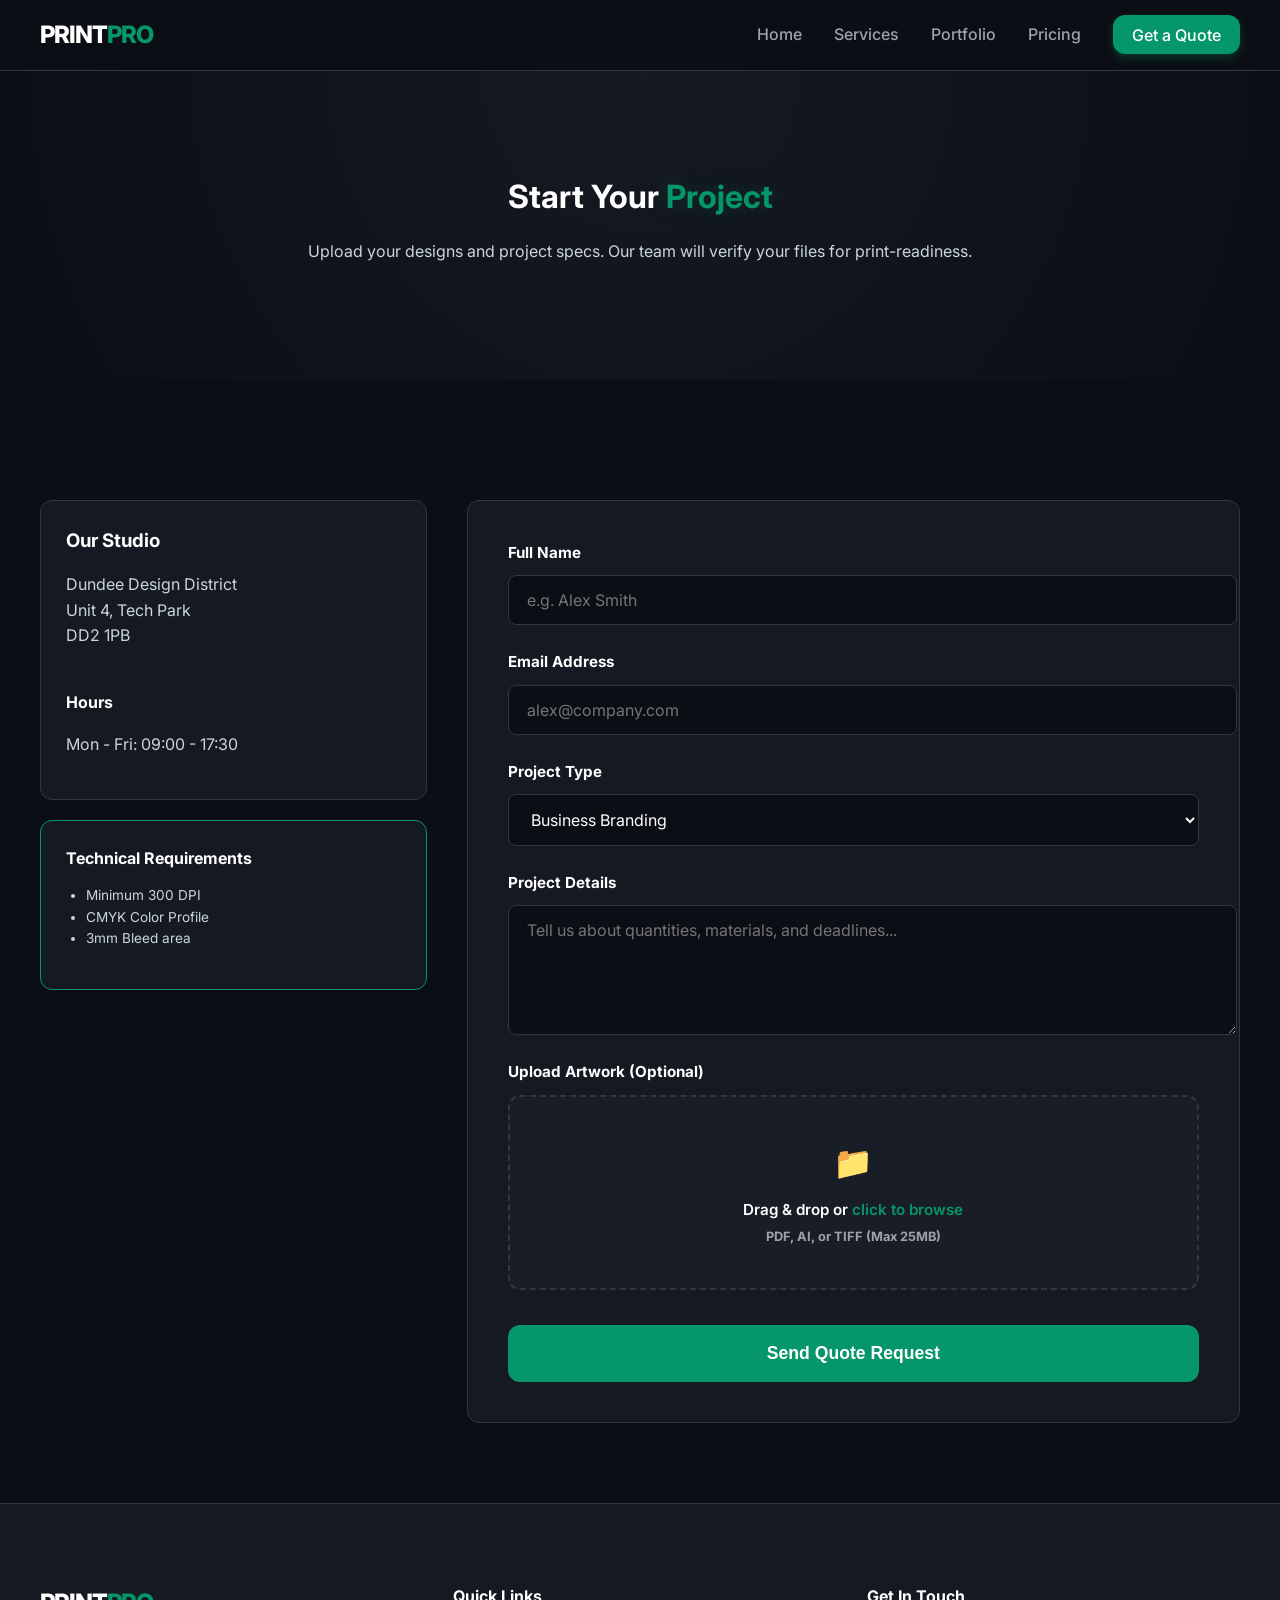
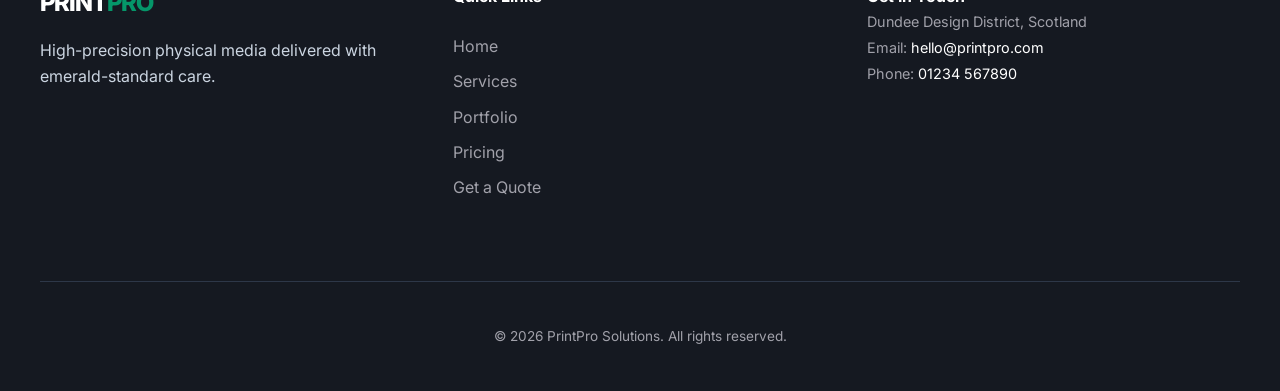
<file: pages/contact.html>
<!DOCTYPE html>
<html lang="en">
<head>
    <meta charset="UTF-8">
    <meta name="viewport" content="width=device-width, initial-scale=1.0">
    <title>Request a Quote | PrintPro Precision Printing</title>
    <meta name="description" content="Submit your project details and artwork for a professional print quote.">
    
    <link rel="stylesheet" href="../css/styles.css">
    <link href="https://fonts.googleapis.com/css2?family=Inter:wght@400;500;700;800&display=swap" rel="stylesheet">
    <link rel="icon" type="image/png" href="../images/favicon-96x96.png" sizes="96x96" />
    <link rel="icon" type="image/svg+xml" href="../images/favicon.svg" />
    <link rel="shortcut icon" href="../images/favicon.ico" />
    <link rel="apple-touch-icon" sizes="180x180" href="../images/apple-touch-icon.png" />
    <link rel="manifest" href="../site.webmanifest" />
</head>
<body>

    <a href="#main-content" class="skip-link">Skip to main content</a>

    <nav class="navbar" aria-label="Main Navigation">
        <div class="container nav-container">
            <a href="../index.html" class="logo">PRINT<span class="accent-text">PRO</span></a>
            
                <button class="hamburger" onclick="toggleMenu(this)" aria-label="Toggle Menu">
                    <span class="bar"></span><span class="bar"></span><span class="bar"></span>
                </button>

            <ul class="nav-links" id="navLinks">
                <li><a href="../index.html">Home</a></li>
                <li><a href="services.html">Services</a></li>
                <li><a href="portfolio.html">Portfolio</a></li>
                <li><a href="pricing.html">Pricing</a></li>
                <li><a href="contact.html" class="nav-cta">Get a Quote</a></li>
            </ul>
        </div>
    </nav>

    <main id="main-content">
        <header class="hero-tech">
            <div class="container">
                <h1>Start Your <span class="gradient-text">Project</span></h1>
                <p>Upload your designs and project specs. Our team will verify your files for print-readiness.</p>
            </div>
        </header>

        <section class="services-preview">
            <div class="container">
                <div class="contact-grid">
                    
                    <div class="contact-sidebar">
                        <div class="info-card">
                            <h3>Our Studio</h3>
                            <p>Dundee Design District<br>Unit 4, Tech Park<br>DD2 1PB</p>
                            <br>
                            <h4>Hours</h4>
                            <p>Mon - Fri: 09:00 - 17:30</p>
                        </div>
                        
                        <div class="info-card" style="margin-top: 20px; border-color: var(--accent-tech);">
                            <h4>Technical Requirements</h4>
                            <ul style="font-size: 0.85rem; padding-left: 20px; color: var(--text-secondary);">
                                <li>Minimum 300 DPI</li>
                                <li>CMYK Color Profile</li>
                                <li>3mm Bleed area</li>
                            </ul>
                        </div>
                    </div>

                    <div class="contact-form-card">
                        <form id="quote-form">
                            <div class="form-group">
                                <label for="user-name">Full Name</label>
                                <input type="text" id="user-name" class="form-input" placeholder="e.g. Alex Smith" required>
                            </div>

                            <div class="form-group">
                                <label for="user-email">Email Address</label>
                                <input type="email" id="user-email" class="form-input" placeholder="alex@company.com" required>
                            </div>

                            <div class="form-group">
                                <label for="service-type">Project Type</label>
                                <select id="service-type" class="form-input">
                                    <option value="branding">Business Branding</option>
                                    <option value="large-format">Large Format / Signage</option>
                                    <option value="apparel">Custom Apparel</option>
                                    <option value="bespoke">Bespoke Print Job</option>
                                </select>
                            </div>

                            <div class="form-group">
                                <label for="message">Project Details</label>
                                <textarea id="message" class="form-input" rows="5" placeholder="Tell us about quantities, materials, and deadlines..."></textarea>
                            </div>

                            <div class="form-group">
                                <label>Upload Artwork (Optional)</label>
                                <label for="file-upload" class="file-drop-area">
                                    <span class="file-icon">📁</span>
                                    <span class="file-msg">Drag & drop or <span class="accent-text">click to browse</span></span>
                                    <span class="file-info">PDF, AI, or TIFF (Max 25MB)</span>
                                    <input type="file" id="file-upload" hidden>
                                </label>
                            </div>

                            <button type="submit" class="btn-submit">Send Quote Request</button>
                        </form>
                    </div>

                </div>
            </div>
        </section>
    </main>

 <footer class="footer-main">
        <div class="container">
            <div class="footer-grid">
                <section>
                    <div class="logo">PRINT<span class="accent-text">PRO</span></div>
                    <p>High-precision physical media delivered with emerald-standard care.</p>
                </section>
                <nav aria-label="Footer Links">
                    <h4>Quick Links</h4>
                    <ul class="footer-links">
                        <li><a href="../index.html">Home</a></li>
                        <li><a href="services.html">Services</a></li>
                        <li><a href="portfolio.html">Portfolio</a></li>
                        <li><a href="pricing.html">Pricing</a></li>
                        <li><a href="contact.html">Get a Quote</a></li>
                    </ul>
                </nav>
                <section>
                    <h4>Get In Touch</h4>
                    <address style="font-style: normal; font-size: 0.9rem; color: var(--text-muted);">
                        Dundee Design District, Scotland<br>
                        Email: <a href="mailto:hello@printpro.com" class="footer-link" >hello@printpro.com</a><br>
                        Phone: <a href="tel:+441234567890" class="footer-link">01234 567890</a>
                    </address>
                </section>
            </div>
            <div class="copyright">
                <p>&copy; 2026 PrintPro Solutions. All rights reserved.</p>
            </div>
        </div>
    </footer>

    <script src="../js/script.js"></script>
</body>
</html>
</file>
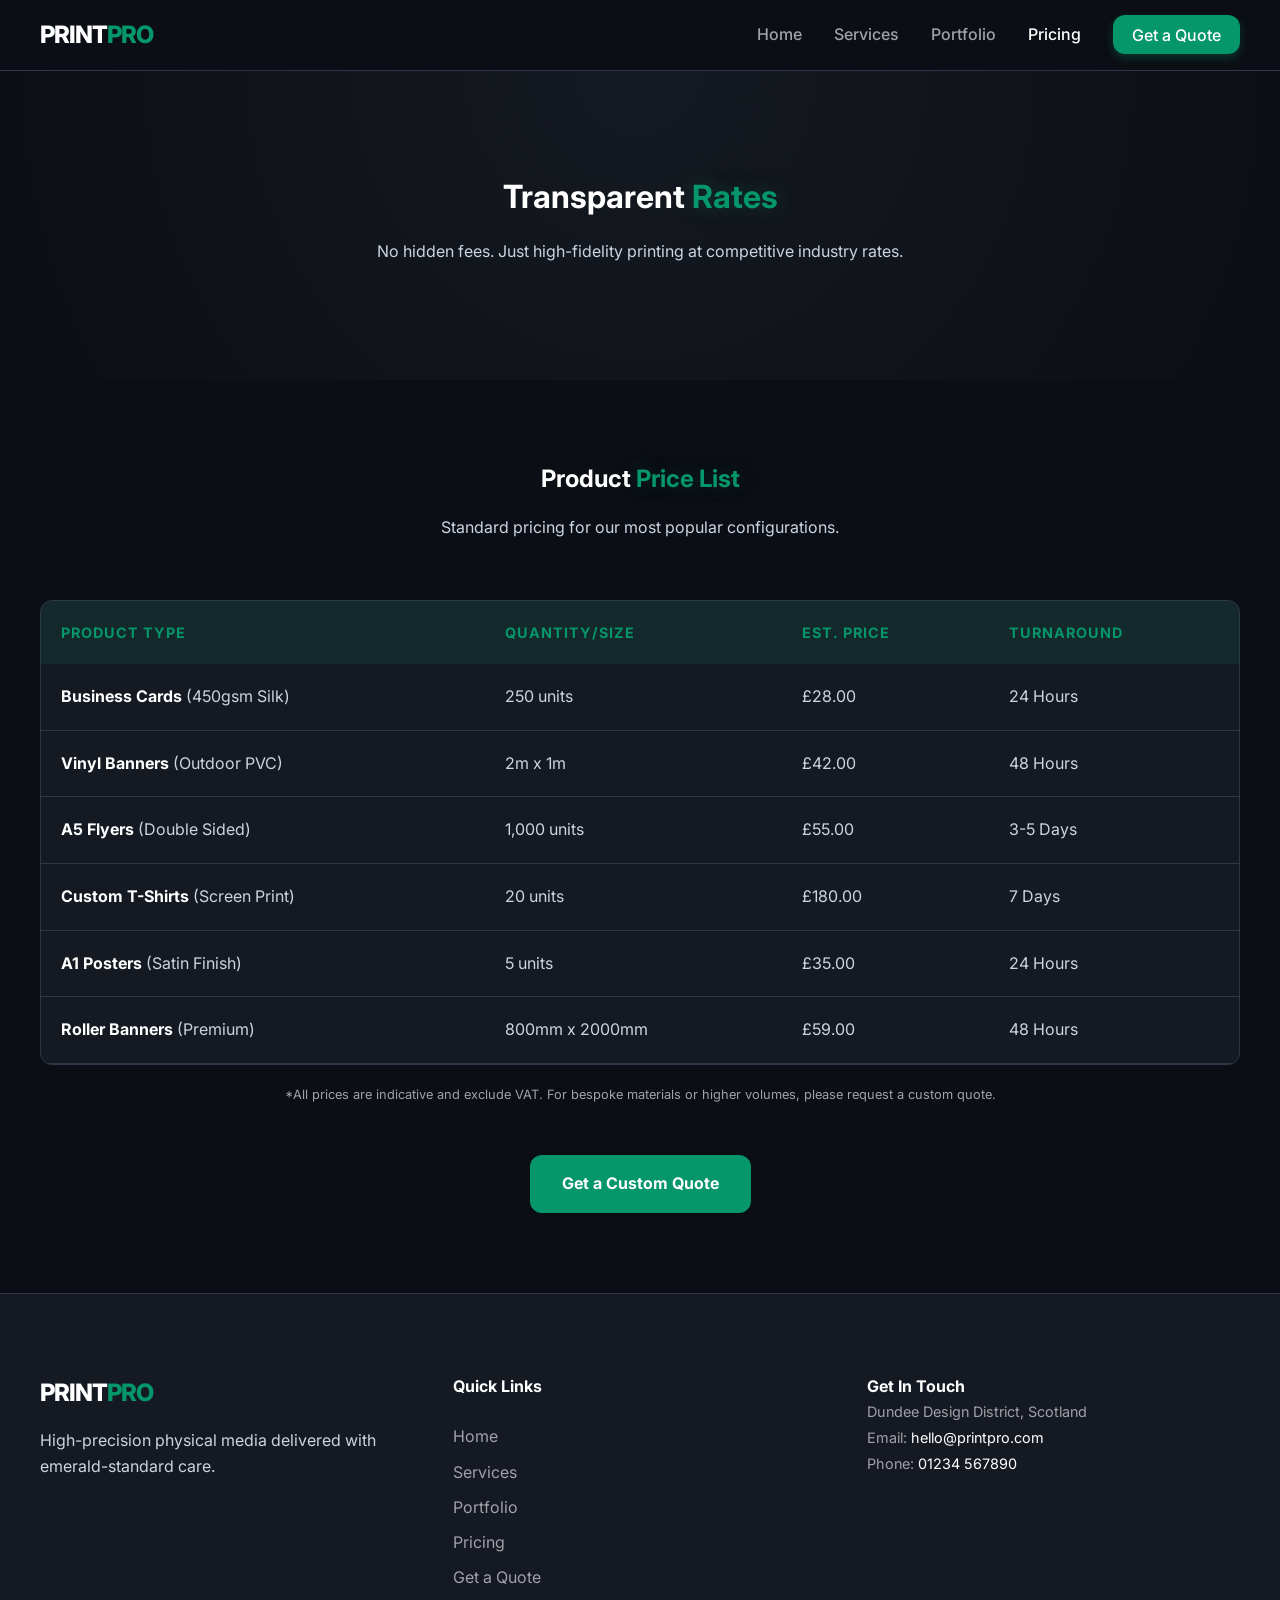
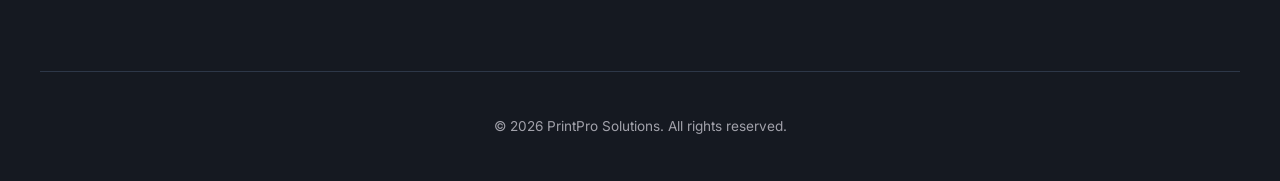
<file: pages/pricing.html>
<!DOCTYPE html>
<html lang="en">
<head>
    <meta charset="UTF-8">
    <meta name="viewport" content="width=device-width, initial-scale=1.0">
    <title>Pricing & Rates | PrintPro Custom Printing</title>
    <meta name="description" content="View our standard printing rates for business cards, banners, flyers, and apparel. Transparent pricing for high-quality print solutions.">
    
    <link rel="stylesheet" href="../css/styles.css">
    <link href="https://fonts.googleapis.com/css2?family=Inter:wght@400;500;700;800&display=swap" rel="stylesheet">
        <link rel="icon" type="image/png" href="../images/favicon-96x96.png" sizes="96x96" />
    <link rel="icon" type="image/svg+xml" href="../images/favicon.svg" />
    <link rel="shortcut icon" href="../images/favicon.ico" />
    <link rel="apple-touch-icon" sizes="180x180" href="../images/apple-touch-icon.png" />
    <link rel="manifest" href="../site.webmanifest" />
</head>
<body>

    <a href="#main-content" class="skip-link">Skip to main content</a>

    <nav class="navbar" aria-label="Main Navigation">
        <div class="container nav-container">
            <a href="../index.html" class="logo">PRINT<span class="accent-text">PRO</span></a>
            
                <button class="hamburger" onclick="toggleMenu(this)" aria-label="Toggle Menu">
                    <span class="bar"></span><span class="bar"></span><span class="bar"></span>
                </button>

            <ul class="nav-links" id="navLinks">
                <li><a href="../index.html">Home</a></li>
                <li><a href="services.html">Services</a></li>
                <li><a href="portfolio.html">Portfolio</a></li>
                <li><a href="pricing.html" class="active" aria-current="page">Pricing</a></li>
                <li><a href="contact.html" class="nav-cta">Get a Quote</a></li>
            </ul>
        </div>
    </nav>

    <main id="main-content">
        <header class="hero-tech">
            <div class="container">
                <h1>Transparent <span class="gradient-text">Rates</span></h1>
                <p>No hidden fees. Just high-fidelity printing at competitive industry rates.</p>
            </div>
        </header>

        <section class="services-preview">
            <div class="container">
                
                <div class="section-header">
                    <h2>Product <span class="gradient-text">Price List</span></h2>
                    <p>Standard pricing for our most popular configurations.</p>
                </div>

                <div class="pricing-table-container">
                    <table class="rate-table">
                        <thead>
                            <tr>
                                <th>Product Type</th>
                                <th>Quantity/Size</th>
                                <th>Est. Price</th>
                                <th>Turnaround</th>
                            </tr>
                        </thead>
                        <tbody>
                            <tr>
                                <td><strong>Business Cards</strong> (450gsm Silk)</td>
                                <td>250 units</td>
                                <td>£28.00</td>
                                <td>24 Hours</td>
                            </tr>
                            <tr>
                                <td><strong>Vinyl Banners</strong> (Outdoor PVC)</td>
                                <td>2m x 1m</td>
                                <td>£42.00</td>
                                <td>48 Hours</td>
                            </tr>
                            <tr>
                                <td><strong>A5 Flyers</strong> (Double Sided)</td>
                                <td>1,000 units</td>
                                <td>£55.00</td>
                                <td>3-5 Days</td>
                            </tr>
                            <tr>
                                <td><strong>Custom T-Shirts</strong> (Screen Print)</td>
                                <td>20 units</td>
                                <td>£180.00</td>
                                <td>7 Days</td>
                            </tr>
                            <tr>
                                <td><strong>A1 Posters</strong> (Satin Finish)</td>
                                <td>5 units</td>
                                <td>£35.00</td>
                                <td>24 Hours</td>
                            </tr>
                            <tr>
                                <td><strong>Roller Banners</strong> (Premium)</td>
                                <td>800mm x 2000mm</td>
                                <td>£59.00</td>
                                <td>48 Hours</td>
                            </tr>
                        </tbody>
                    </table>
                </div>
                
                <p class="price-disclaimer">
                    *All prices are indicative and exclude VAT. For bespoke materials or higher volumes, please request a custom quote.
                </p>

                <div style="text-align: center; margin-top: 50px;">
                    <a href="contact.html" class="btn-main">Get a Custom Quote</a>
                </div>

            </div>
        </section>
    </main>

    <footer class="footer-main">
        <div class="container">
            <div class="footer-grid">
                <section>
                    <div class="logo">PRINT<span class="accent-text">PRO</span></div>
                    <p>High-precision physical media delivered with emerald-standard care.</p>
                </section>
                <nav aria-label="Footer Links">
                    <h4>Quick Links</h4>
                    <ul class="footer-links">
                        <li><a href="../index.html">Home</a></li>
                        <li><a href="services.html">Services</a></li>
                        <li><a href="portfolio.html">Portfolio</a></li>
                        <li><a href="pricing.html">Pricing</a></li>
                        <li><a href="contact.html">Get a Quote</a></li>
                    </ul>
                </nav>
                <section>
                    <h4>Get In Touch</h4>
                    <address style="font-style: normal; font-size: 0.9rem; color: var(--text-muted);">
                        Dundee Design District, Scotland<br>
                        Email: <a href="mailto:hello@printpro.com" class="footer-link">hello@printpro.com</a><br>
                        Phone: <a href="tel:+441234567890" class="footer-link">01234 567890</a>
                    </address>
                </section>
            </div>
            <div class="copyright">
                <p>&copy; 2026 PrintPro Solutions. All rights reserved.</p>
            </div>
        </div>
    </footer>

    <script src="../js/script.js"></script>
</body>
</html>
</file>
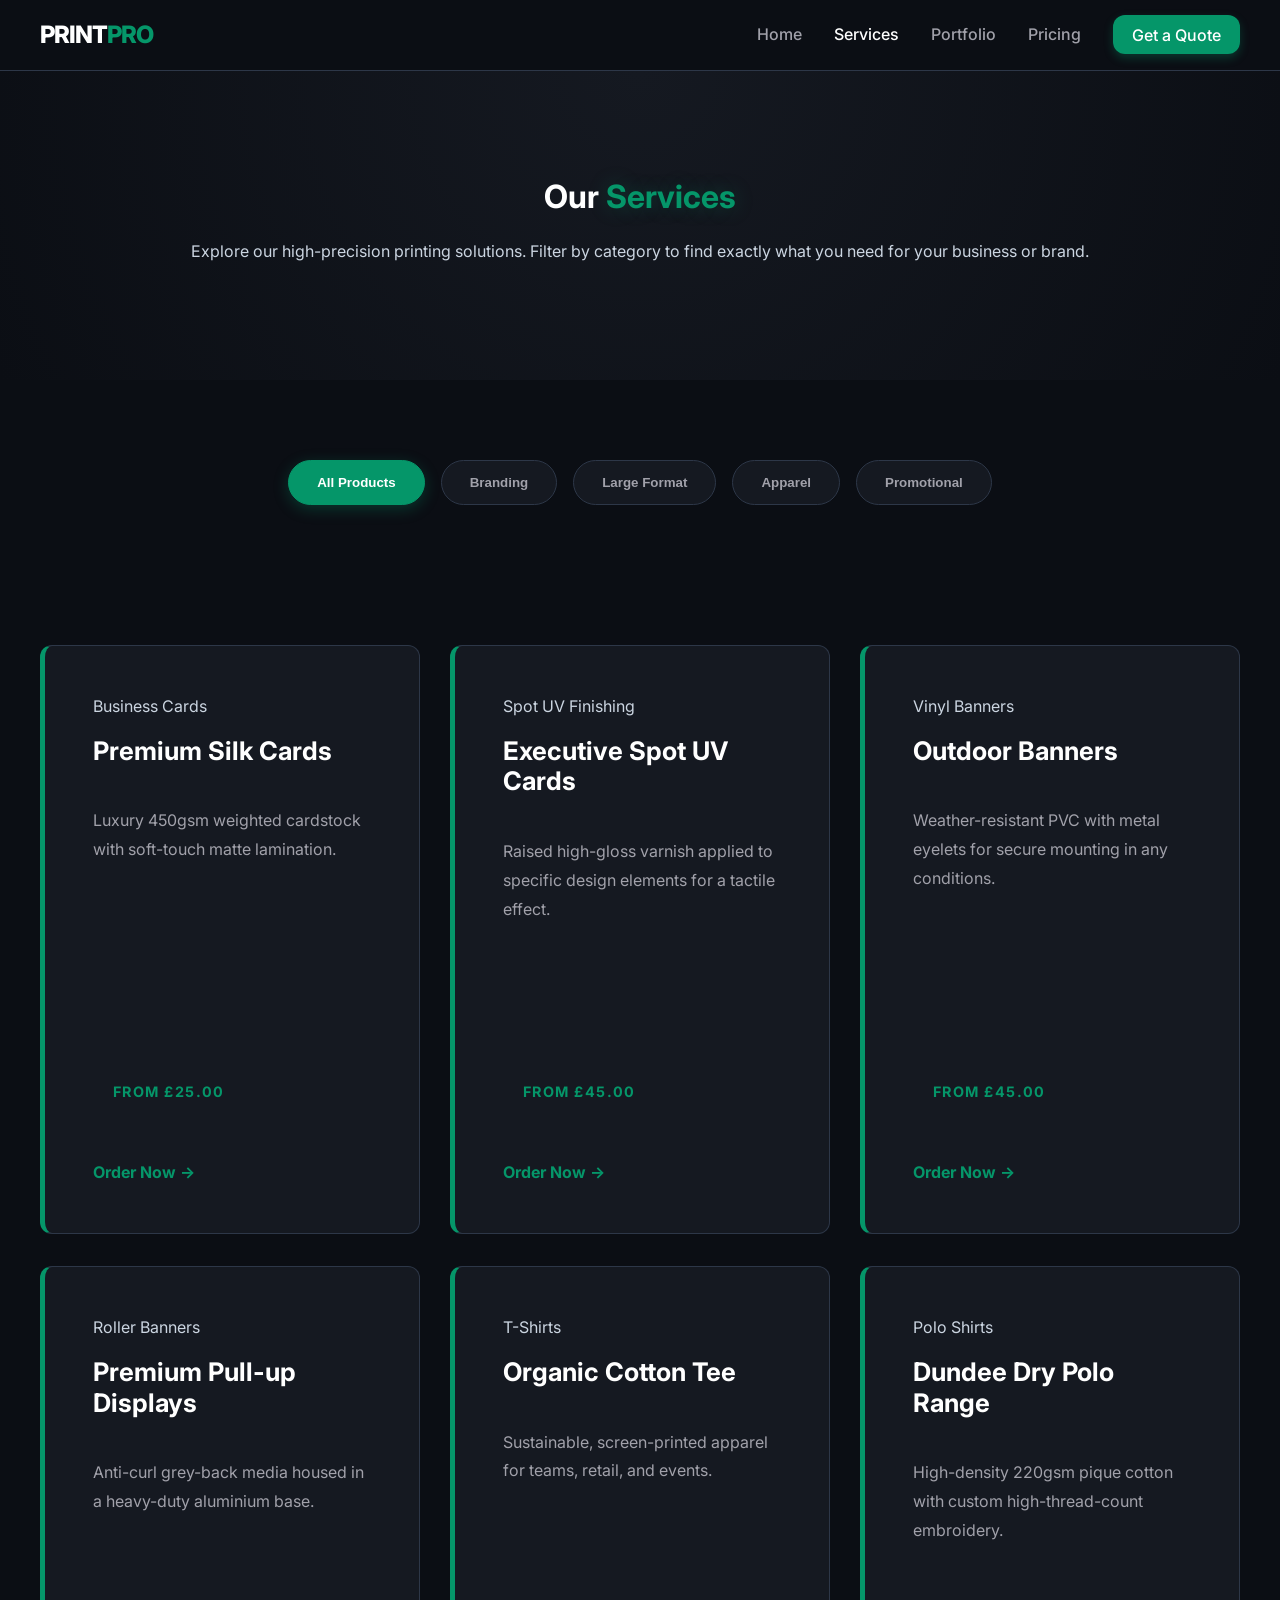
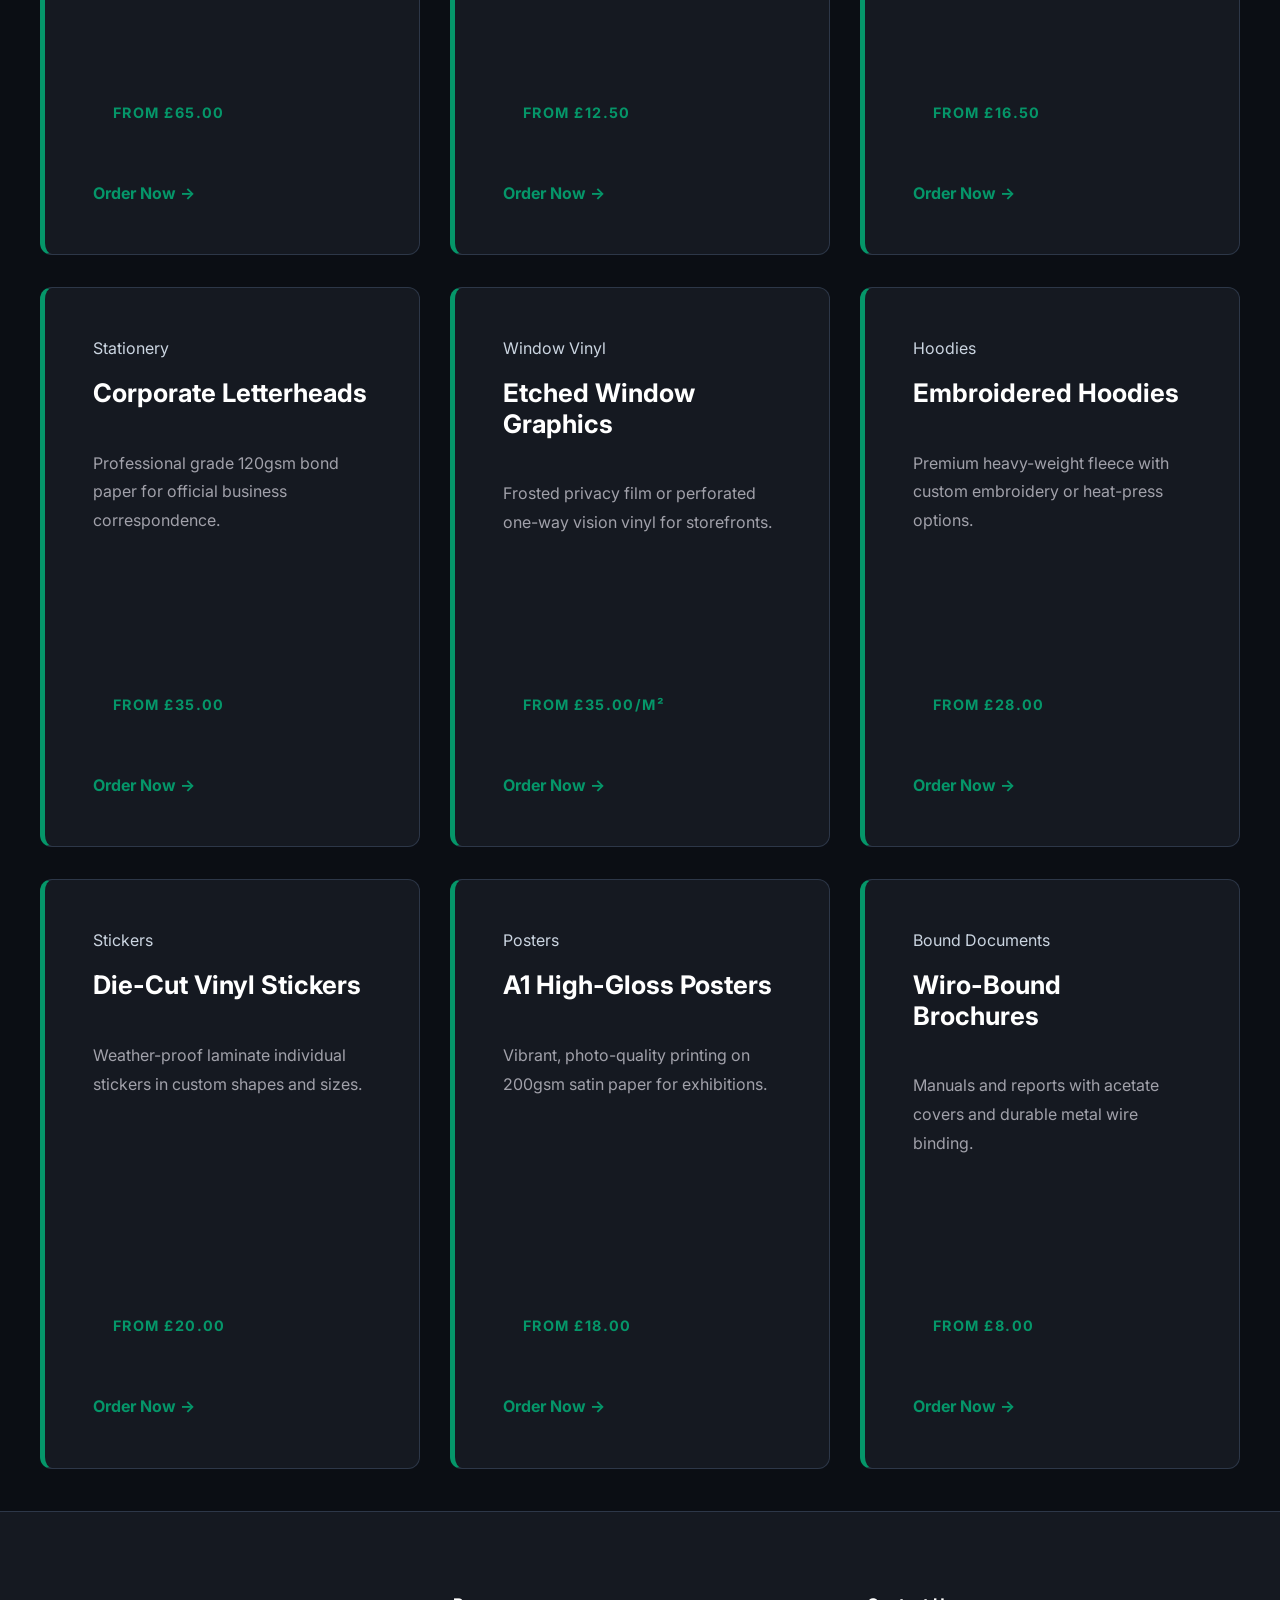
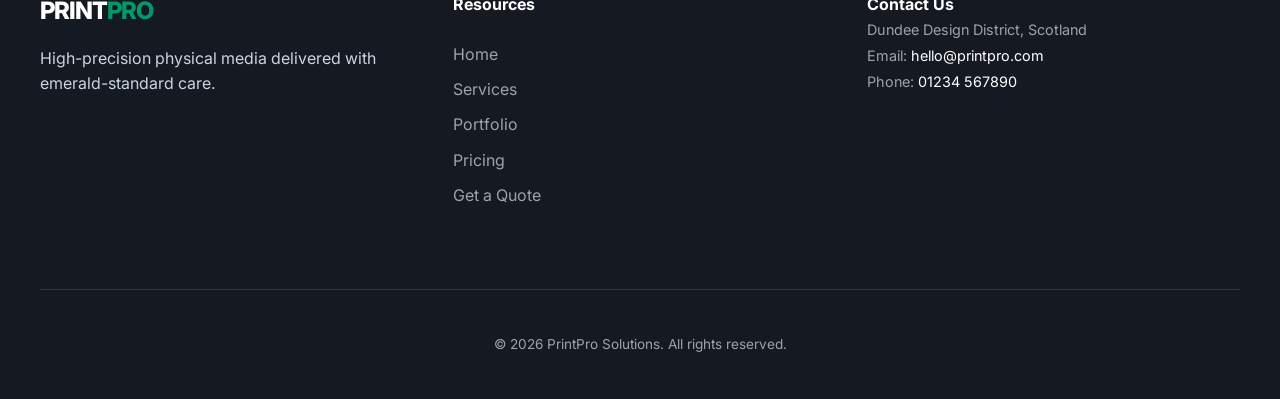
<file: pages/services.html>
<!DOCTYPE html>
<html lang="en-GB">
<head>
    <meta charset="UTF-8">
    <meta name="viewport" content="width=device-width, initial-scale=1.0">
    <title>Our Services | PrintPro Custom Printing Catalogue</title>
    <meta name="description" content="Browse our complete catalogue of printing services including business stationery, large format banners, and custom apparel.">
    
    <link rel="stylesheet" href="../css/styles.css">
    <link href="https://fonts.googleapis.com/css2?family=Inter:wght@400;500;700;800&display=swap" rel="stylesheet">
    <link rel="icon" type="image/png" href="../images/favicon-96x96.png" sizes="96x96" />
    <link rel="icon" type="image/svg+xml" href="../images/favicon.svg" />
    <link rel="shortcut icon" href="../images/favicon.ico" />
    <link rel="apple-touch-icon" sizes="180x180" href="../images/apple-touch-icon.png" />
    <link rel="manifest" href="../site.webmanifest" />
</head>
<body>

    <a href="#main-content" class="skip-link">Skip to main content</a>

    <nav class="navbar" aria-label="Main Navigation">
        <div class="container nav-container">
            <a href="../index.html" class="logo">PRINT<span class="accent-text">PRO</span></a>
            
                <button class="hamburger" onclick="toggleMenu(this)" aria-label="Toggle Menu">
                    <span class="bar"></span><span class="bar"></span><span class="bar"></span>
                </button>

            <ul class="nav-links" id="navLinks">
                <li><a href="../index.html">Home</a></li>
                <li><a href="services.html" class="active" aria-current="page">Services</a></li>
                <li><a href="portfolio.html">Portfolio</a></li>
                <li><a href="pricing.html">Pricing</a></li>
                <li><a href="contact.html" class="nav-cta">Get a Quote</a></li>
            </ul>
        </div>
    </nav>

    <main id="main-content">
        <header class="hero-tech">
            <div class="container">
                <h1>Our <span class="gradient-text">Services</span></h1>
                <p>Explore our high-precision printing solutions. Filter by category to find exactly what you need for your business or brand.</p>
            </div>
        </header>

        <section class="services-preview">
            <div class="container">
                
                <div class="svc-filter-bar" role="tablist">
                    <button class="svc-filter-btn is-active" data-filter="all">All Products</button>
                    <button class="svc-filter-btn" data-filter="branding">Branding</button>
                    <button class="svc-filter-btn" data-filter="large-format">Large Format</button>
                    <button class="svc-filter-btn" data-filter="apparel">Apparel</button>
                    <button class="svc-filter-btn" data-filter="promo">Promotional</button>
                </div>

                <div class="info-card-grid">
                    <article class="info-card svc-product-card" data-category="branding">
                        <div class="card-image-placeholder">Business Cards</div>
                        <h3>Premium Silk Cards</h3>
                        <p>Luxury 450gsm weighted cardstock with soft-touch matte lamination.</p>
                        <span class="svc-price-tag">From £25.00</span>
                        <a href="contact.html" class="text-link">Order Now &rarr;</a>
                    </article>

                    <article class="info-card svc-product-card" data-category="branding">
                        <div class="card-image-placeholder">Spot UV Finishing</div>
                        <h3>Executive Spot UV Cards</h3>
                        <p>Raised high-gloss varnish applied to specific design elements for a tactile effect.</p>
                        <span class="svc-price-tag">From £45.00</span>
                        <a href="contact.html" class="text-link">Order Now &rarr;</a>
                    </article>

                    <article class="info-card svc-product-card" data-category="large-format">
                        <div class="card-image-placeholder">Vinyl Banners</div>
                        <h3>Outdoor Banners</h3>
                        <p>Weather-resistant PVC with metal eyelets for secure mounting in any conditions.</p>
                        <span class="svc-price-tag">From £45.00</span>
                        <a href="contact.html" class="text-link">Order Now &rarr;</a>
                    </article>

                    <article class="info-card svc-product-card" data-category="large-format">
                        <div class="card-image-placeholder">Roller Banners</div>
                        <h3>Premium Pull-up Displays</h3>
                        <p>Anti-curl grey-back media housed in a heavy-duty aluminium base.</p>
                        <span class="svc-price-tag">From £65.00</span>
                        <a href="contact.html" class="text-link">Order Now &rarr;</a>
                    </article>

                    <article class="info-card svc-product-card" data-category="apparel">
                        <div class="card-image-placeholder">T-Shirts</div>
                        <h3>Organic Cotton Tee</h3>
                        <p>Sustainable, screen-printed apparel for teams, retail, and events.</p>
                        <span class="svc-price-tag">From £12.50</span>
                        <a href="contact.html" class="text-link">Order Now &rarr;</a>
                    </article>

                    <article class="info-card svc-product-card" data-category="apparel">
                        <div class="card-image-placeholder">Polo Shirts</div>
                        <h3>Dundee Dry Polo Range</h3>
                        <p>High-density 220gsm pique cotton with custom high-thread-count embroidery.</p>
                        <span class="svc-price-tag">From £16.50</span>
                        <a href="contact.html" class="text-link">Order Now &rarr;</a>
                    </article>

                    <article class="info-card svc-product-card" data-category="branding">
                        <div class="card-image-placeholder">Stationery</div>
                        <h3>Corporate Letterheads</h3>
                        <p>Professional grade 120gsm bond paper for official business correspondence.</p>
                        <span class="svc-price-tag">From £35.00</span>
                        <a href="contact.html" class="text-link">Order Now &rarr;</a>
                    </article>

                    <article class="info-card svc-product-card" data-category="large-format">
                        <div class="card-image-placeholder">Window Vinyl</div>
                        <h3>Etched Window Graphics</h3>
                        <p>Frosted privacy film or perforated one-way vision vinyl for storefronts.</p>
                        <span class="svc-price-tag">From £35.00/m²</span>
                        <a href="contact.html" class="text-link">Order Now &rarr;</a>
                    </article>

                    <article class="info-card svc-product-card" data-category="apparel">
                        <div class="card-image-placeholder">Hoodies</div>
                        <h3>Embroidered Hoodies</h3>
                        <p>Premium heavy-weight fleece with custom embroidery or heat-press options.</p>
                        <span class="svc-price-tag">From £28.00</span>
                        <a href="contact.html" class="text-link">Order Now &rarr;</a>
                    </article>

                    <article class="info-card svc-product-card" data-category="promo">
                        <div class="card-image-placeholder">Stickers</div>
                        <h3>Die-Cut Vinyl Stickers</h3>
                        <p>Weather-proof laminate individual stickers in custom shapes and sizes.</p>
                        <span class="svc-price-tag">From £20.00</span>
                        <a href="contact.html" class="text-link">Order Now &rarr;</a>
                    </article>

                    <article class="info-card svc-product-card" data-category="large-format">
                        <div class="card-image-placeholder">Posters</div>
                        <h3>A1 High-Gloss Posters</h3>
                        <p>Vibrant, photo-quality printing on 200gsm satin paper for exhibitions.</p>
                        <span class="svc-price-tag">From £18.00</span>
                        <a href="contact.html" class="text-link">Order Now &rarr;</a>
                    </article>

                    <article class="info-card svc-product-card" data-category="promo">
                        <div class="card-image-placeholder">Bound Documents</div>
                        <h3>Wiro-Bound Brochures</h3>
                        <p>Manuals and reports with acetate covers and durable metal wire binding.</p>
                        <span class="svc-price-tag">From £8.00</span>
                        <a href="contact.html" class="text-link">Order Now &rarr;</a>
                    </article>
                </div>
            </div>
        </section>
    </main>

    <footer class="footer-main">
        <div class="container">
            <div class="footer-grid">
                <section>
                    <div class="logo">PRINT<span class="accent-text">PRO</span></div>
                    <p>High-precision physical media delivered with emerald-standard care.</p>
                </section>
                <nav aria-label="Footer Links">
                    <h4>Resources</h4>
                    <ul class="footer-links">
                        <li><a href="../index.html">Home</a></li>
                        <li><a href="pages/services.html">Services</a></li>
                        <li><a href="portfolio.html">Portfolio</a></li>
                        <li><a href="pricing.html">Pricing</a></li>
                        <li><a href="contact.html">Get a Quote</a></li>
                    </ul>
                </nav>
                <section>
                    <h4>Contact Us</h4>
                    <address>
                        Dundee Design District, Scotland<br>
                        Email: <a href="mailto:hello@printpro.com" class="footer-link">hello@printpro.com</a><br>
                        Phone: <a href="tel:+441234567890" class="footer-link">01234 567890</a>
                    </address>
                </section>
            </div>
            <div class="copyright">
                <p>&copy; 2026 PrintPro Solutions. All rights reserved.</p>
            </div>
        </div>
    </footer>

    <script src="../js/script.js"></script>
</body>
</html>
</file>
<file: css/styles.css>
:root {
  --bg-dark: #0B0E14;           
  --bg-surface: #151921;        
  --accent-tech: #059669;       
  --accent-hover: #047857;      
  --accent-glow: rgba(5, 150, 105, 0.3);
  
  --text-primary: #FFFFFF;      
  --text-secondary: #CBD5E1;    
  --text-muted: #A1A1AA;        
  
  --border: #2D3748;            
  --radius-lg: 12px;
  --transition: all 0.3s cubic-bezier(0.4, 0, 0.2, 1);
}

/* --- 2. BASE STYLES --- */
body {
  background-color: var(--bg-dark);
  color: var(--text-secondary);
  font-family: 'Inter', sans-serif;
  margin: 0;
  line-height: 1.6;
}

h1, h2, h3, h4 {
  color: var(--text-primary);
  margin: 0;
}

a {
  transition: var(--transition);
  text-decoration: none;
}

.container {
    max-width: 1200px;
    margin: 0 auto;
    padding: 0 20px;
}

/* WCAG Skip Link */
.skip-link {
    position: absolute;
    top: -100px;
    left: 0;
    background: var(--accent-tech);
    color: white;
    padding: 10px 20px;
    z-index: 2000;
    transition: top 0.3s;
}

.skip-link:focus {
    top: 0;
}

/* --- 3. NAVIGATION --- */
.navbar {
    background-color: var(--bg-dark);
    border-bottom: 1px solid var(--border);
    padding: 1rem 0;
    position: sticky;
    top: 0;
    z-index: 1000;
}

.nav-container {
    display: flex;
    justify-content: space-between;
    align-items: center;
}

.logo {
    font-size: 1.5rem;
    font-weight: 800;
    color: var(--text-primary);
    letter-spacing: -1px;
}

.accent-text { color: var(--accent-tech); }

.nav-links {
    display: flex;
    gap: 2rem;
    align-items: center;
    list-style: none;
    margin: 0;
    padding: 0;
}

.nav-links a { color: var(--text-muted); font-weight: 500; }
.nav-links a:hover, .nav-links a.active { color: var(--text-primary); }

.nav-cta {
    background-color: var(--accent-tech);
    color: white !important;
    padding: 0.6rem 1.2rem;
    border-radius: var(--radius-lg);
    box-shadow: 0 4px 10px var(--accent-glow);
}

.hamburger {
    display: none;
    background: none;
    border: none;
    cursor: pointer;
}

.hamburger .bar {
    display: block;
    width: 25px;
    height: 3px;
    background: white;
    margin: 5px 0;
}

/* --- 4. HERO & STATS --- */
.hero-tech {
    padding: 100px 0;
    text-align: center;
    background: radial-gradient(circle at top, var(--bg-surface) 0%, var(--bg-dark) 100%);
}

.status-badge {
    display: inline-flex;
    align-items: center;
    gap: 8px;
    background: var(--bg-surface);
    padding: 8px 16px;
    border-radius: 100px;
    font-size: 0.8rem;
    border: 1px solid var(--border);
    margin-bottom: 24px;
}

.dot {
    width: 8px;
    height: 8px;
    background: var(--accent-tech);
    border-radius: 50%;
    box-shadow: 0 0 8px var(--accent-tech);
}

.gradient-text {
    color: var(--accent-tech);
    text-shadow: 0 0 20px var(--accent-glow);
}

.stats-bar {
    border-top: 1px solid var(--border);
    border-bottom: 1px solid var(--border);
    padding: 40px 0;
}

.stats-container {
    display: flex;
    justify-content: space-around;
    flex-wrap: wrap;
    gap: 30px;
}

.stat-item { text-align: center; }
.stat-number { font-size: 2rem; font-weight: 800; color: var(--accent-tech); }
.stat-label { color: var(--text-muted); font-size: 0.9rem; margin-top: 5px; }

/* --- 5. SERVICE & INFO CARDS --- */
.services-preview, .cta-banner { padding: 80px 0; }

.section-header { text-align: center; margin-bottom: 60px; }

/* --- UPDATED CARD GRID --- */
.card-grid {
    display: grid;
    /* This ensures cards stay at a reasonable size and wrap properly */
    grid-template-columns: repeat(auto-fit, minmax(300px, 350px)); 
    gap: 30px;
    justify-content: center; /* Keeps them centered on the page */
    margin-top: 40px;
}

.info-card {
    background: var(--bg-surface);
    border: 1px solid var(--border);
    padding: 25px; /* Reduced from 40px to prevent 'bloated' look */
    border-radius: var(--radius-lg);
    display: flex;
    flex-direction: column;
    height: 100%; /* Ensures all cards in a row stay the same height */
}

.info-card:hover {
    border-color: var(--accent-tech);
    transform: translateY(-5px);
    box-shadow: 0 10px 30px rgba(16, 185, 129, 0.1);
}

/* --- 16. CARD IMAGE STYLING --- */

.card-image-wrapper {
    width: 100%;
    height: 200px; /* Adjust height as needed */
    overflow: hidden;
    border-radius: calc(var(--radius-lg) - 4px);
    margin-bottom: 20px;
    background: var(--bg-dark); /* Fallback while loading */
}

.card-image-wrapper img {
    width: 100%;
    height: 100%;
    object-fit: cover; /* Ensures image fills space without stretching */
    transition: var(--transition);
    filter: brightness(0.8) grayscale(20%); /* Matches your dark tech theme */
}

.info-card:hover .card-image-wrapper img {
    transform: scale(1.05); /* Slight zoom on hover */
    filter: brightness(1) grayscale(0%);
}

/* Testimonials */
blockquote p {
    font-style: italic;
    font-size: 1.25rem;
    color: var(--text-primary);
    margin-bottom: 15px;
}

cite {
    color: var(--accent-tech);
    font-weight: bold;
    font-style: normal;
}

/* --- 6. NEWSLETTER FORM --- */
.newsletter-form {
    display: flex;
    gap: 12px;
    margin-top: 25px;
    flex-wrap: wrap;
}

.newsletter-form input {
    background: var(--bg-dark);
    border: 1px solid var(--border);
    color: white;
    padding: 14px 20px;
    border-radius: var(--radius-lg);
    flex: 2;
    min-width: 250px;
    outline: none;
    transition: border-color 0.3s;
}

.newsletter-form input:focus {
    border-color: var(--accent-tech);
}

/* --- 7. FOOTER --- */
footer {
    background: var(--bg-surface);
    border-top: 1px solid var(--border);
    padding: 80px 0 30px;
}

.footer-grid {
    display: grid;
    grid-template-columns: repeat(auto-fit, minmax(200px, 1fr));
    gap: 40px;
    margin-bottom: 60px;
}

.footer-links { list-style: none; padding: 0; margin-top: 20px; line-height: 2.2; }
.footer-links a { color: var(--text-muted); }
.footer-links a:hover { color: var(--accent-tech); padding-left: 5px; }

.footer-link {
    color: var(--text-primary);
}

.copyright {
    text-align: center;
    padding-top: 30px;
    border-top: 1px solid var(--border);
    color: var(--text-muted);
    font-size: 0.85rem;
}

/* --- 8. BUTTONS & LINKS --- */
.btn-main {
    background: var(--accent-tech);
    color: white;
    padding: 16px 32px;
    border-radius: var(--radius-lg);
    font-weight: 700;
    display: inline-block;
    border: none;
    cursor: pointer;
}

.btn-main:hover {
    background: var(--accent-hover);
    box-shadow: 0 8px 25px var(--accent-glow);
    transform: translateY(-2px);
}

.btn-outline {
    border: 1px solid var(--border);
    color: var(--text-primary);
    padding: 16px 32px;
    border-radius: var(--radius-lg);
    display: inline-block;
    background: transparent;
}

.btn-outline:hover {
    background: var(--bg-surface);
    border-color: var(--text-muted);
}

.text-link {
    display: inline-block;
    margin-top: 15px;
    color: var(--accent-tech);
    font-weight: 600;
}

.text-link:hover {
    color: var(--text-primary);
    text-decoration: underline;
}

/* --- 10. SERVICES PAGE SPECIFIC --- */

/* Parent Grid Container */
.info-card-grid {
    display: grid;
    grid-template-columns: repeat(auto-fill, minmax(350px, 1fr));
    gap: 130px 30px; 
    padding: 60px 0;
    width: 100%;
    max-width: 1400px;
    margin: 0 auto;
}

/* Category Filter Layout */
.svc-filter-bar {
    display: flex;
    justify-content: center;
    gap: 16px;
    margin-bottom: 80px;
    flex-wrap: wrap;
}

.svc-filter-btn {
    background: var(--bg-surface);
    border: 1px solid var(--border);
    color: var(--text-muted);
    padding: 14px 28px;
    border-radius: 100px;
    cursor: pointer;
    font-weight: 600;
    transition: var(--transition);
}

.svc-filter-btn:hover {
    border-color: var(--accent-tech);
    color: var(--text-primary);
}

.svc-filter-btn.is-active {
    background: var(--accent-tech);
    color: white;
    border-color: var(--accent-tech);
    box-shadow: 0 4px 15px var(--accent-glow);
}

/* Individual Product Card */
.svc-product-card {
    display: flex;
    flex-direction: column;
    height: 100%;
    /* Luxury internal padding */
    padding: 3rem; 
    background: var(--bg-surface);
    border: 1px solid var(--border);
    border-left: 5px solid var(--accent-tech);
    border-radius: 12px;
    margin: 0;
    
    transition: var(--transition);
    animation: svcItemFade 0.4s ease-out forwards;
}

.svc-product-card:hover {
    transform: translateY(-10px);
    border-color: var(--accent-tech);
    box-shadow: 0 20px 40px rgba(0, 0, 0, 0.3);
}

/* Internal Card Content Spacing */
.svc-product-card h3 {
    font-size: 1.6rem;
    margin-top: 1rem;
    margin-bottom: 1.5rem;
    color: var(--text-primary);
    line-height: 1.2;
}

.svc-product-card p {
    color: var(--text-muted);
    line-height: 1.8;
    margin-bottom: 3rem; /* Pushes price tag and link to the bottom */
    flex-grow: 1; 
}

/* Price Badge */
.svc-price-tag {
    font-size: 0.9rem;
    font-weight: 700;
    text-transform: uppercase;
    letter-spacing: 0.1em;
    color: var(--accent-tech);
    background: rgba(var(--accent-rgb), 0.1);
    padding: 10px 20px;
    border-radius: 6px;
    width: fit-content;
    margin-bottom: 2rem;
}

/* Order Now Link */
.svc-product-card .text-link {
    font-weight: 700;
    text-decoration: none;
    color: var(--accent-tech);
    transition: var(--transition);
}

.svc-product-card .text-link:hover {
    letter-spacing: 1px;
}

/* Filtering Utility */
.svc-hidden {
    display: none;
}

/* Entrance Animation */
@keyframes svcItemFade {
    from {
        opacity: 0;
        transform: translateY(20px);
    }
    to {
        opacity: 1;
        transform: translateY(0);
    }
}

/* --- 11. PORTFOLIO GRID STYLES --- */

.portfolio-grid {
    display: grid;
    grid-template-columns: repeat(auto-fill, minmax(350px, 1fr));
    gap: 20px;
}

.port-item {
    position: relative;
    border-radius: var(--radius-lg);
    overflow: hidden;
    height: 300px;
    background: var(--bg-surface);
    border: 1px solid var(--border);
}

/* Container logic */
.port-image {
    width: 100%;
    /* Set a fixed height or aspect-ratio so cards are uniform */
    aspect-ratio: 1 / 1; 
    display: flex;
    align-items: center;
    justify-content: center;
    overflow: hidden; /* Clips the image if it zooms on hover */
    background: linear-gradient(45deg, #111, #1a1a1a);
    border-radius: 8px 8px 0 0; /* Optional: matches card corners */
}

/* Image behavior logic */
.port-image img {
    width: 100%;
    height: 100%;
    /* This is the magic line - it fills the space without stretching */
    object-fit: cover; 
    /* Ensures the image stays centered */
    object-position: center;
    display: block;
}

/* Hover Effect: Show Overlay */
.port-overlay {
    position: absolute;
    bottom: 0;
    left: 0;
    right: 0;
    background: linear-gradient(transparent, rgba(11, 14, 20, 0.95));
    padding: 30px 20px;
    transform: translateY(100%);
    transition: var(--transition);
    opacity: 0;
}

.port-item:hover .port-overlay {
    transform: translateY(0);
    opacity: 1;
}

.port-overlay h4 {
    color: var(--accent-tech);
    margin-bottom: 5px;
}

.port-overlay p {
    font-size: 0.85rem;
    margin: 0;
    color: var(--text-secondary);
}

/* Ensure Portfolio Items follow the filter logic */
.port-item.svc-hidden {
    display: none !important;
}

/* --- 13. RATE TABLE STYLES --- */

.pricing-table-container {
    overflow-x: auto; /* Ensures table is readable on mobile */
    background: var(--bg-surface);
    border-radius: var(--radius-lg);
    border: 1px solid var(--border);
    margin-top: 20px;
}

.rate-table {
    width: 100%;
    border-collapse: collapse;
    text-align: left;
    color: var(--text-secondary);
}

.rate-table th {
    background: rgba(16, 185, 129, 0.1);
    color: var(--accent-tech);
    padding: 20px;
    font-size: 0.9rem;
    text-transform: uppercase;
    letter-spacing: 1px;
}

.rate-table td {
    padding: 20px;
    border-bottom: 1px solid var(--border);
}

.rate-table tr:hover {
    background: rgba(255, 255, 255, 0.02);
}

.rate-table strong {
    color: var(--text-primary);
}

.price-disclaimer {
    margin-top: 20px;
    font-size: 0.8rem;
    color: var(--text-muted);
    text-align: center;
}

/* --- 14. CONTACT PAGE - FULL STYLING --- */

/* Layout: Sidebar on left, Form on right */
.contact-grid {
    display: grid;
    grid-template-columns: 1fr 2fr;
    gap: 40px;
    align-items: start;
    margin-top: 40px;
}

/* Sidebar Info Cards */
.contact-sidebar .info-card {
    margin-bottom: 20px;
}

/* The Main Form Container */
.contact-form-card {
    background: var(--bg-surface);
    border: 1px solid var(--border);
    padding: 40px;
    border-radius: var(--radius-lg);
}

.form-group {
    margin-bottom: 25px;
    display: flex;
    flex-direction: column;
}

.form-group label {
    margin-bottom: 10px;
    font-weight: 700;
    color: var(--text-primary);
    font-size: 0.95rem;
}

/* Universal Input Styling (Fixes the "tiny" input problem) */
.form-input {
    width: 100%;
    padding: 14px 18px;
    background: var(--bg-dark);
    border: 1px solid var(--border);
    border-radius: 8px;
    color: white;
    font-size: 1rem;
    font-family: inherit;
    transition: var(--transition);
}

.form-input:focus {
    outline: none;
    border-color: var(--accent-tech);
    box-shadow: 0 0 15px var(--accent-glow);
}

/* Custom Drag & Drop Area */
.file-drop-area {
    display: flex;
    flex-direction: column;
    align-items: center;
    justify-content: center;
    padding: 40px;
    border: 2px dashed var(--border);
    border-radius: 12px;
    background: rgba(255, 255, 255, 0.02);
    cursor: pointer;
    transition: var(--transition);
    text-align: center;
}

.file-drop-area:hover {
    border-color: var(--accent-tech);
    background: rgba(16, 185, 129, 0.05);
    transform: translateY(-2px);
}

.file-icon { font-size: 2rem; margin-bottom: 10px; }
.file-msg { font-weight: 600; color: var(--text-primary); }
.file-info { font-size: 0.8rem; color: var(--text-muted); margin-top: 5px; }

/* Active state for when a file is selected */
.file-active {
    border-color: var(--accent-tech);
    background: rgba(16, 185, 129, 0.1);
}

/* The Big Submit Button */
.btn-submit {
    width: 100%;
    padding: 18px;
    background: var(--accent-tech);
    color: white;
    border: none;
    border-radius: 12px;
    font-size: 1.1rem;
    font-weight: 800;
    cursor: pointer;
    transition: var(--transition);
}

.btn-submit:hover {
    filter: brightness(1.1);
    box-shadow: 0 8px 25px var(--accent-glow);
    transform: translateY(-2px);
}

/* Footer Address reset */
address {
    font-style: normal;
    font-size: 0.9rem;
    color: var(--text-muted);
    line-height: 1.8;
}

/* --- 15. MOBILE RESPONSIVENESS (FINAL ACCESSIBILITY FIX) --- */

@media (max-width: 1024px) {
    .info-card-grid, .portfolio-grid, .card-grid {
        grid-template-columns: repeat(auto-fit, minmax(300px, 1fr));
        gap: 30px;
    }
}

@media (max-width: 768px) {
    /* Header & Logo Scaling Fix */
    .nav-container {
        padding: 0 15px;
        display: flex;
        justify-content: space-between;
        align-items: center;
    }

    .logo {
        font-size: 1.2rem; /* Shrinks logo to prevent clipping on mobile */
        white-space: nowrap;
    }

    /* Mobile Menu: Solid Background & Border Fix */
    .nav-links {
        display: none; 
        flex-direction: column;
        position: absolute;
        top: 100%;
        left: 0;
        width: 100%;
        background-color: var(--bg-surface); /* Solid color to prevent hero overlap */
        border-bottom: 2px solid var(--accent-tech);
        box-shadow: 0 10px 30px rgba(0, 0, 0, 0.5);
        padding: 2rem 1.5rem;
        gap: 1.5rem;
        text-align: center;
        list-style: none;
        z-index: 1000;
    }

    .nav-links.open {
        display: flex;
        animation: svcItemFade 0.3s ease forwards;
    }

    /* Ensures the button is visible on mobile */
    .hamburger {
        display: block;
        background: none;
        border: none;
        cursor: pointer;
        z-index: 1100; /* Keeps it above the mobile menu overlay */
    }

    /* Styles the actual lines (bars) of the hamburger */
    .hamburger .bar {
        display: block;
        width: 25px;
        height: 3px;
        background: var(--text-primary);
        margin: 5px 0;
        transition: var(--transition);
    }

    /* Hero & Universal Button Scaling Fixes */
    .hero-tech {
        padding: 60px 20px;
    }

    .hero-tech h1 {
        font-size: 1.8rem;
        line-height: 1.2;
    }

    /* Prevent buttons from bleeding off the edge of screen */
    .btn-main, .btn-outline, .nav-cta, .btn-submit {
        display: block;
        width: 100%; 
        margin: 10px 0;
        text-align: center;
        box-sizing: border-box; /* Includes padding in 100% width calculation */
    }

    /* Grid Layout Fixes for Cards */
    .info-card-grid, .portfolio-grid, .card-grid {
        grid-template-columns: 1fr;
        gap: 20px;
        padding: 10px;
    }

    /* Footer Accessibility Fix: Ensure links have enough space and contrast */
    .footer-links a, address a {
        color: var(--text-secondary);
        display: inline-block;
        padding: 5px 0;
        text-decoration: underline; /* Required for non-color dependent links */
    }
}
</file>
